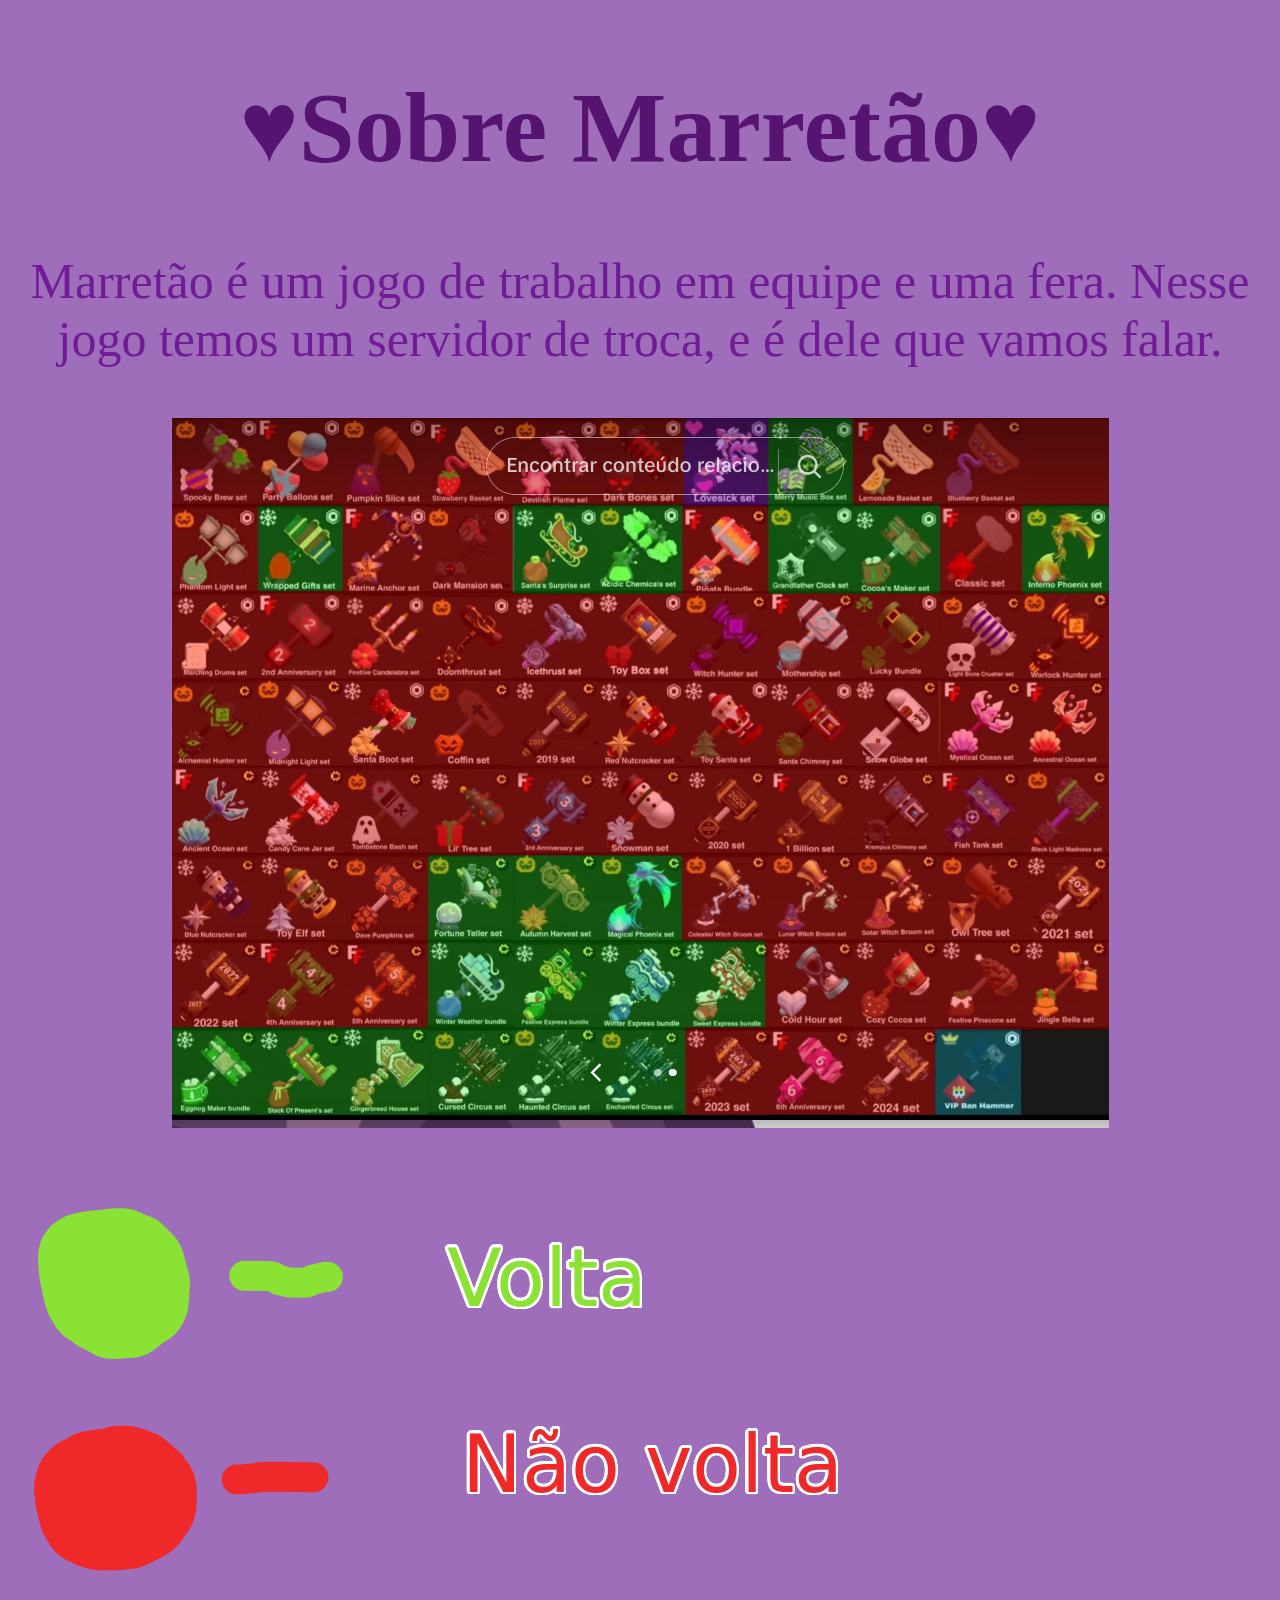
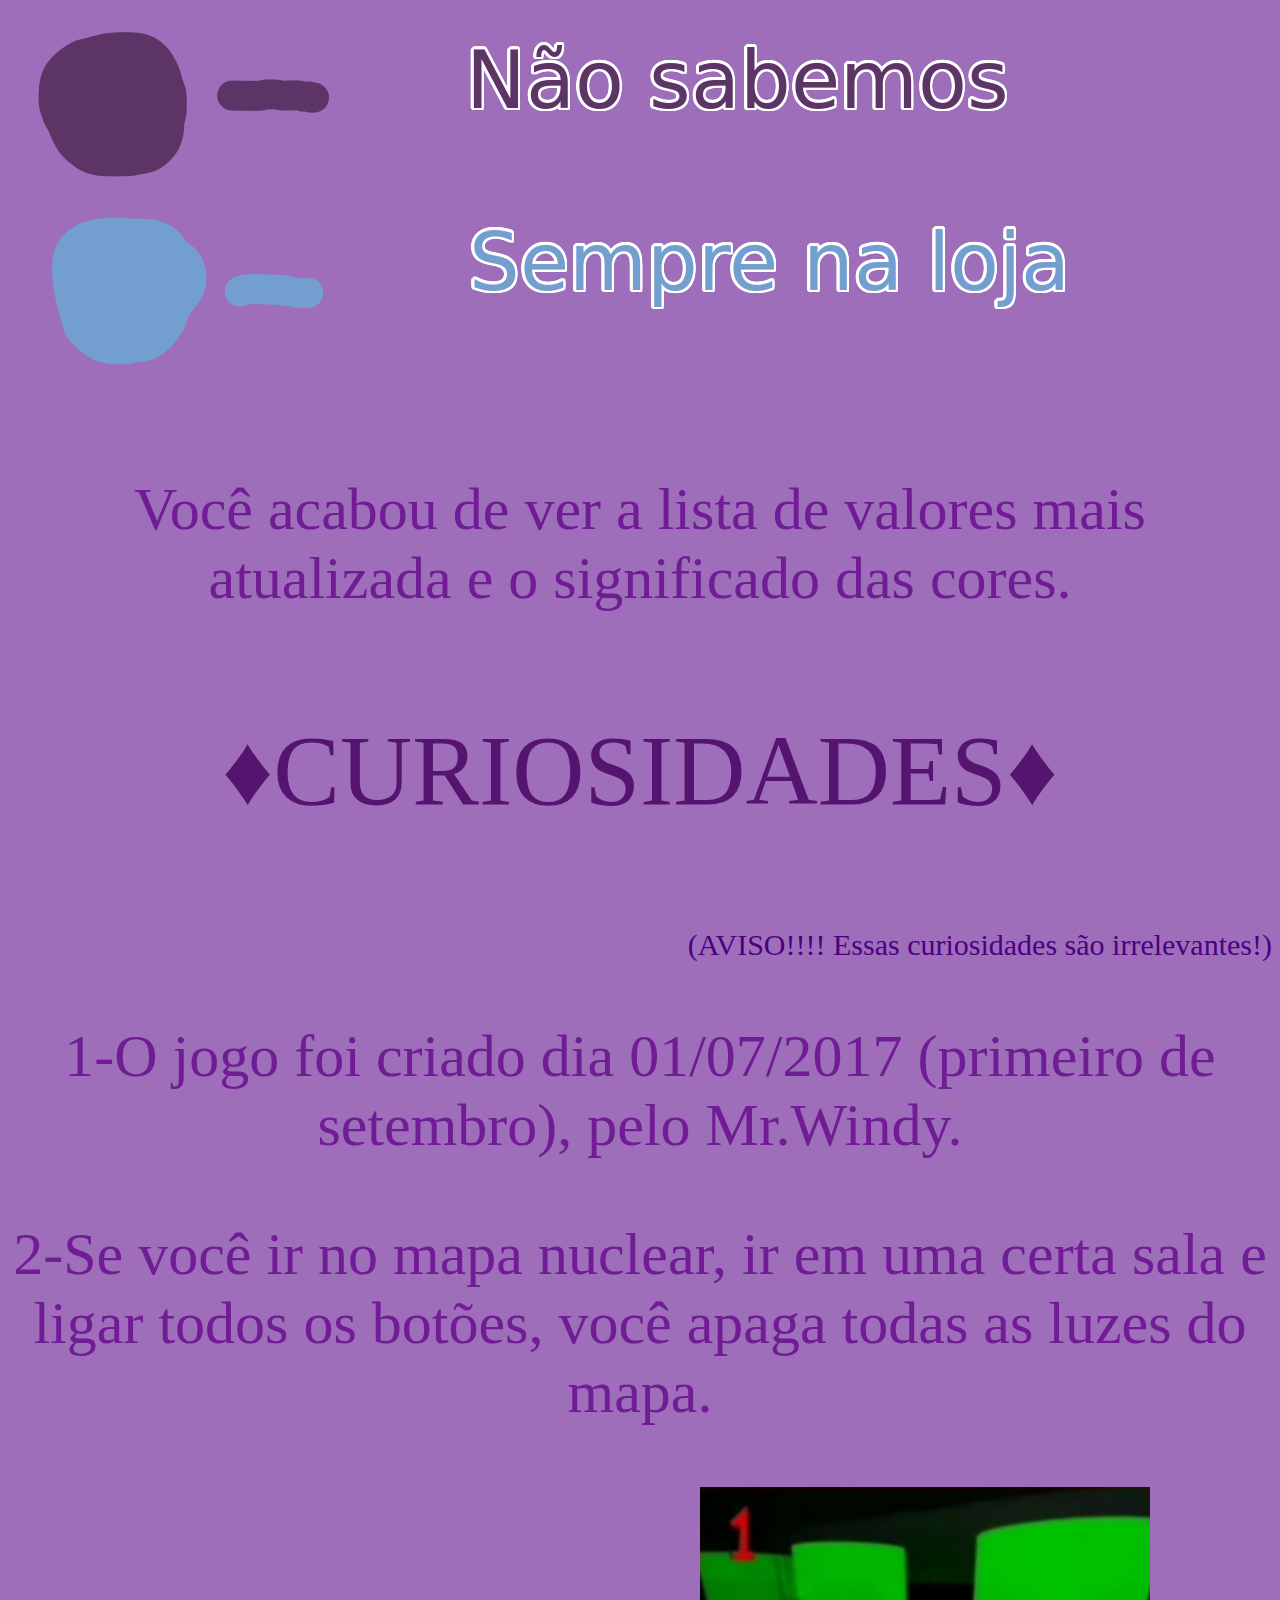
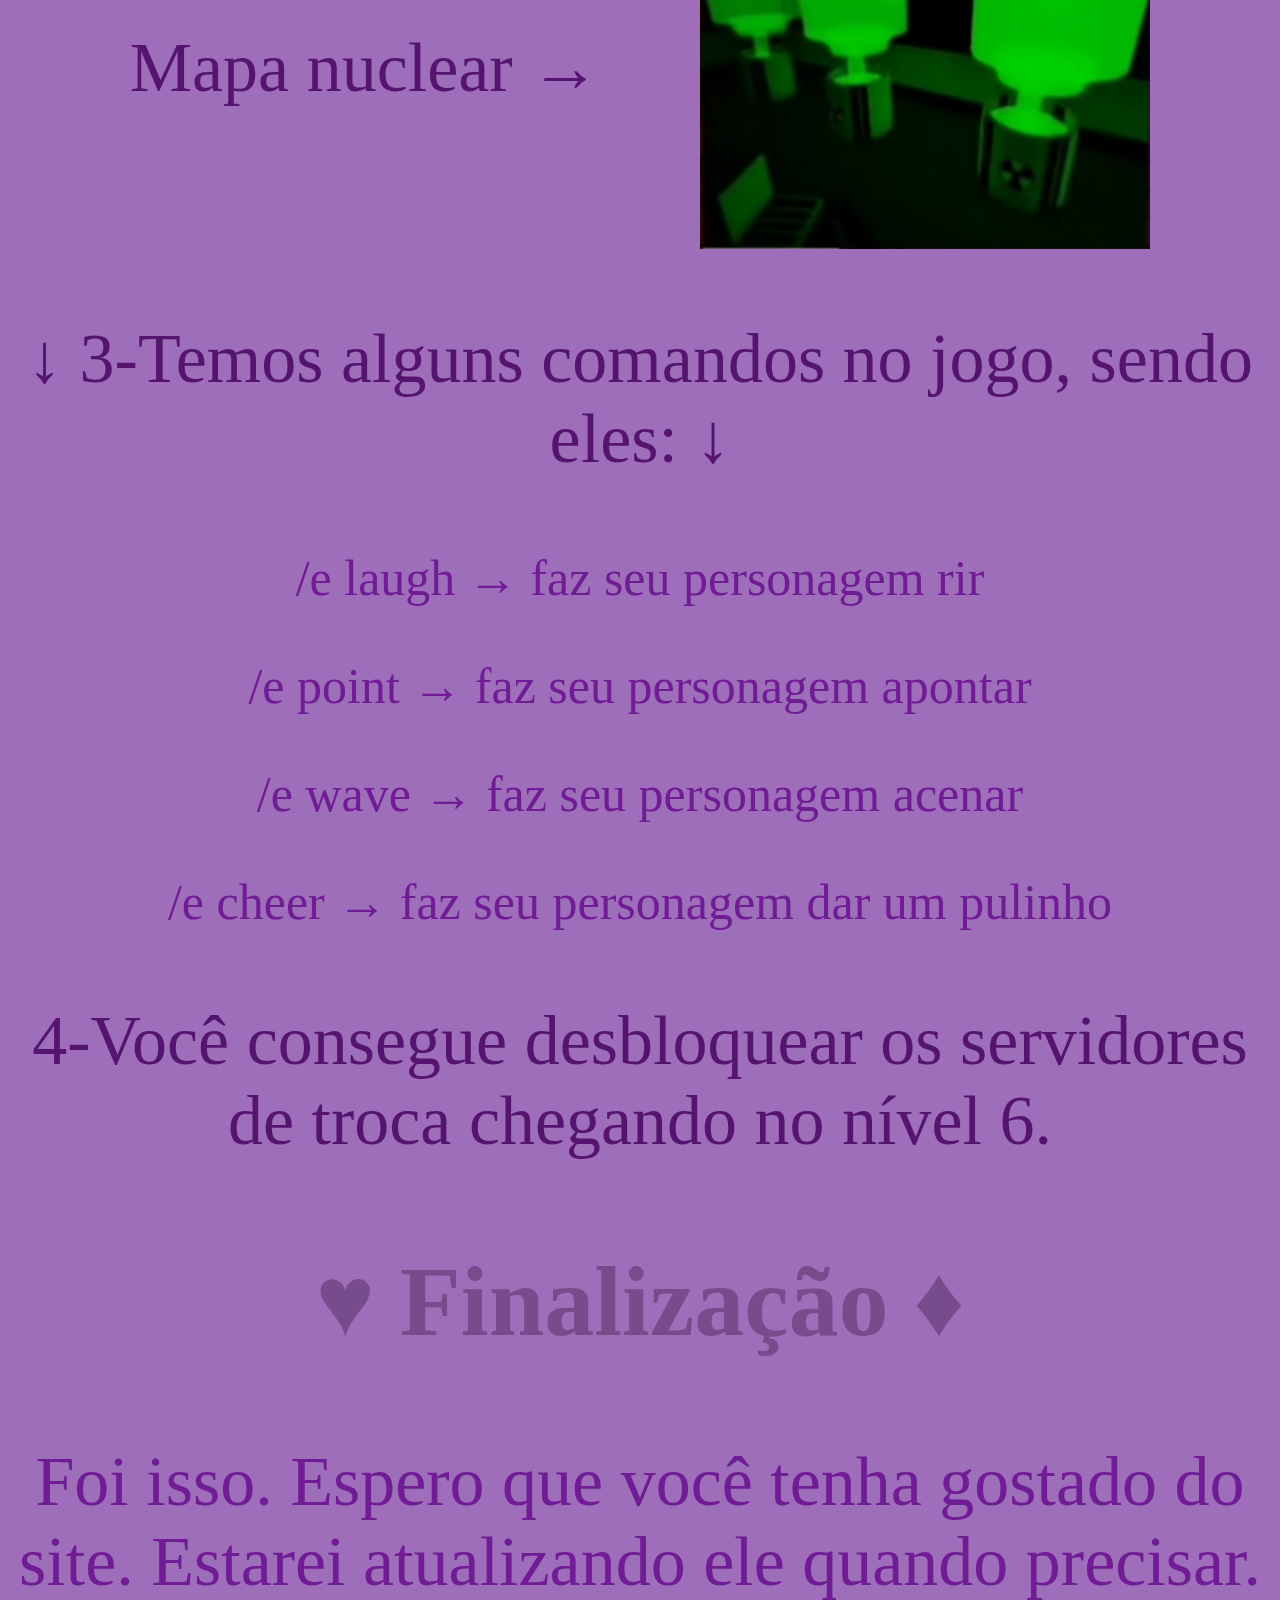
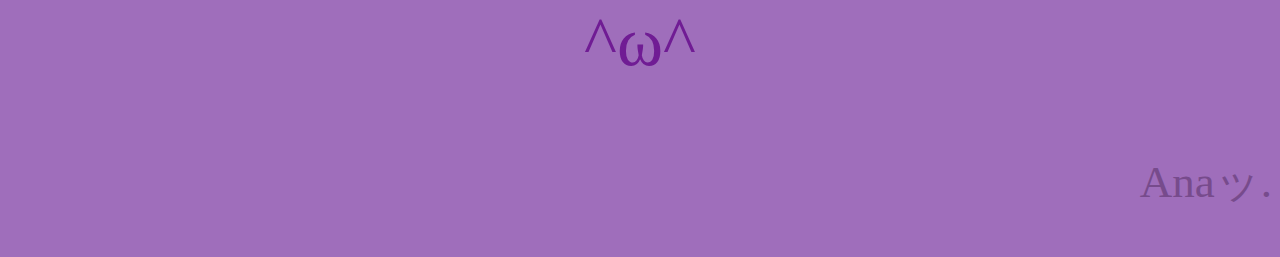
<file: index.html>
<html>
  <head>
    <title>Sobre Marretão</title>
    <link rel="stylesheet" href="styles.css"/>
  </head>
  <body>
  <h1>&hearts;Sobre Marretão&hearts;</h1>

  <div class="explicando">
    <p>  Marretão é um jogo de trabalho em equipe e uma fera.
       Nesse jogo temos um servidor de troca, e é dele que vamos falar.
    </p>
  </div>
  <div class="lista">
    <img id="img-lista" src="imagens/19-6-24.png">
  </div>

  <div class="cores">
    <img id="img cores" src="imagens/cores.png">
  </div>

  <div class="explicando2">
    <p>Você acabou de ver a lista de valores mais atualizada
       e o significado das cores.
    </p>
  </div>

  <div class="curiosidades">
    <p>&diams;CURIOSIDADES&diams;</p>
  </div>

  <div class="aviso">
    <p>(AVISO!!!! Essas curiosidades são irrelevantes!)</p>
  </div>

  <div class="curiosidade1">
    <p>1-O jogo foi criado dia 01/07/2017 (primeiro de setembro), pelo Mr.Windy.</p>
  </div>

  <div class="curiosidade2">
    <p>2-Se você ir no mapa nuclear, ir em uma certa sala e ligar todos os botões, você apaga
      todas as luzes do mapa.
    </p>
  </div>

  <div class="nuclear">
    <p>Mapa nuclear &rarr;</p>
    <img id="img nuclear" src="imagens/nuclear-marretao.jpg" width="450px">
  </div>

  <div class="curiosidade3">
    <p>&darr; 3-Temos alguns comandos no jogo, sendo eles: &darr;</p>
    </div>

    <div class="comandos">
      <p>/e laugh &rarr; faz seu personagem rir</p>
      <p>/e point &rarr; faz seu personagem apontar</p>
      <p>/e wave &rarr; faz seu personagem acenar</p>
      <p>/e cheer &rarr; faz seu personagem dar um pulinho</p>
    </div>

    <div class="curiosidade4">
      <p>4-Você consegue desbloquear os servidores de troca chegando no nível 6.</p>
    </div>

    <h2>&hearts; Finalização &diams; </h2>

    <div class="finalizacao">
      <p>Foi isso. Espero que você tenha gostado do site.
         Estarei atualizando ele quando precisar. ^&omega;^
      </p>
    </div>

    <div class="ana">
      <p>Anaッ.</p>
    </div>
  </body>
</html>
</file>
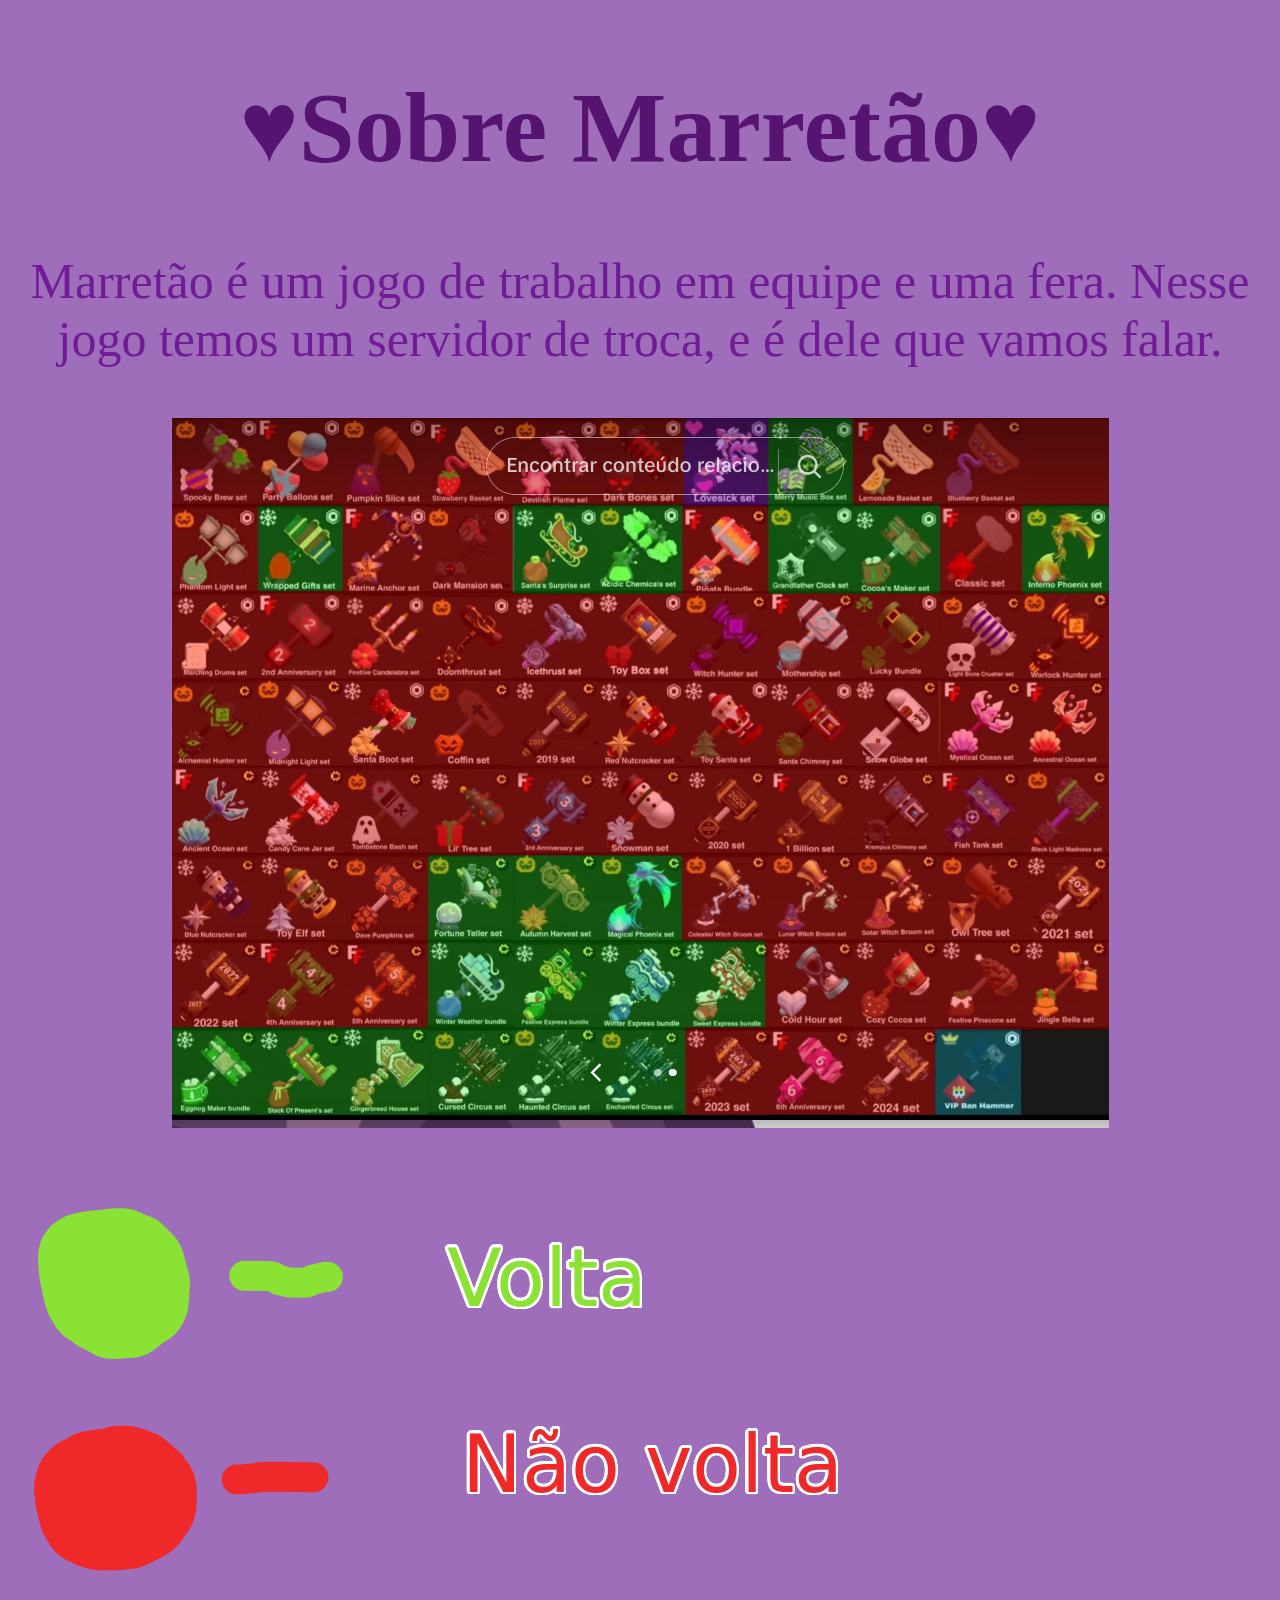
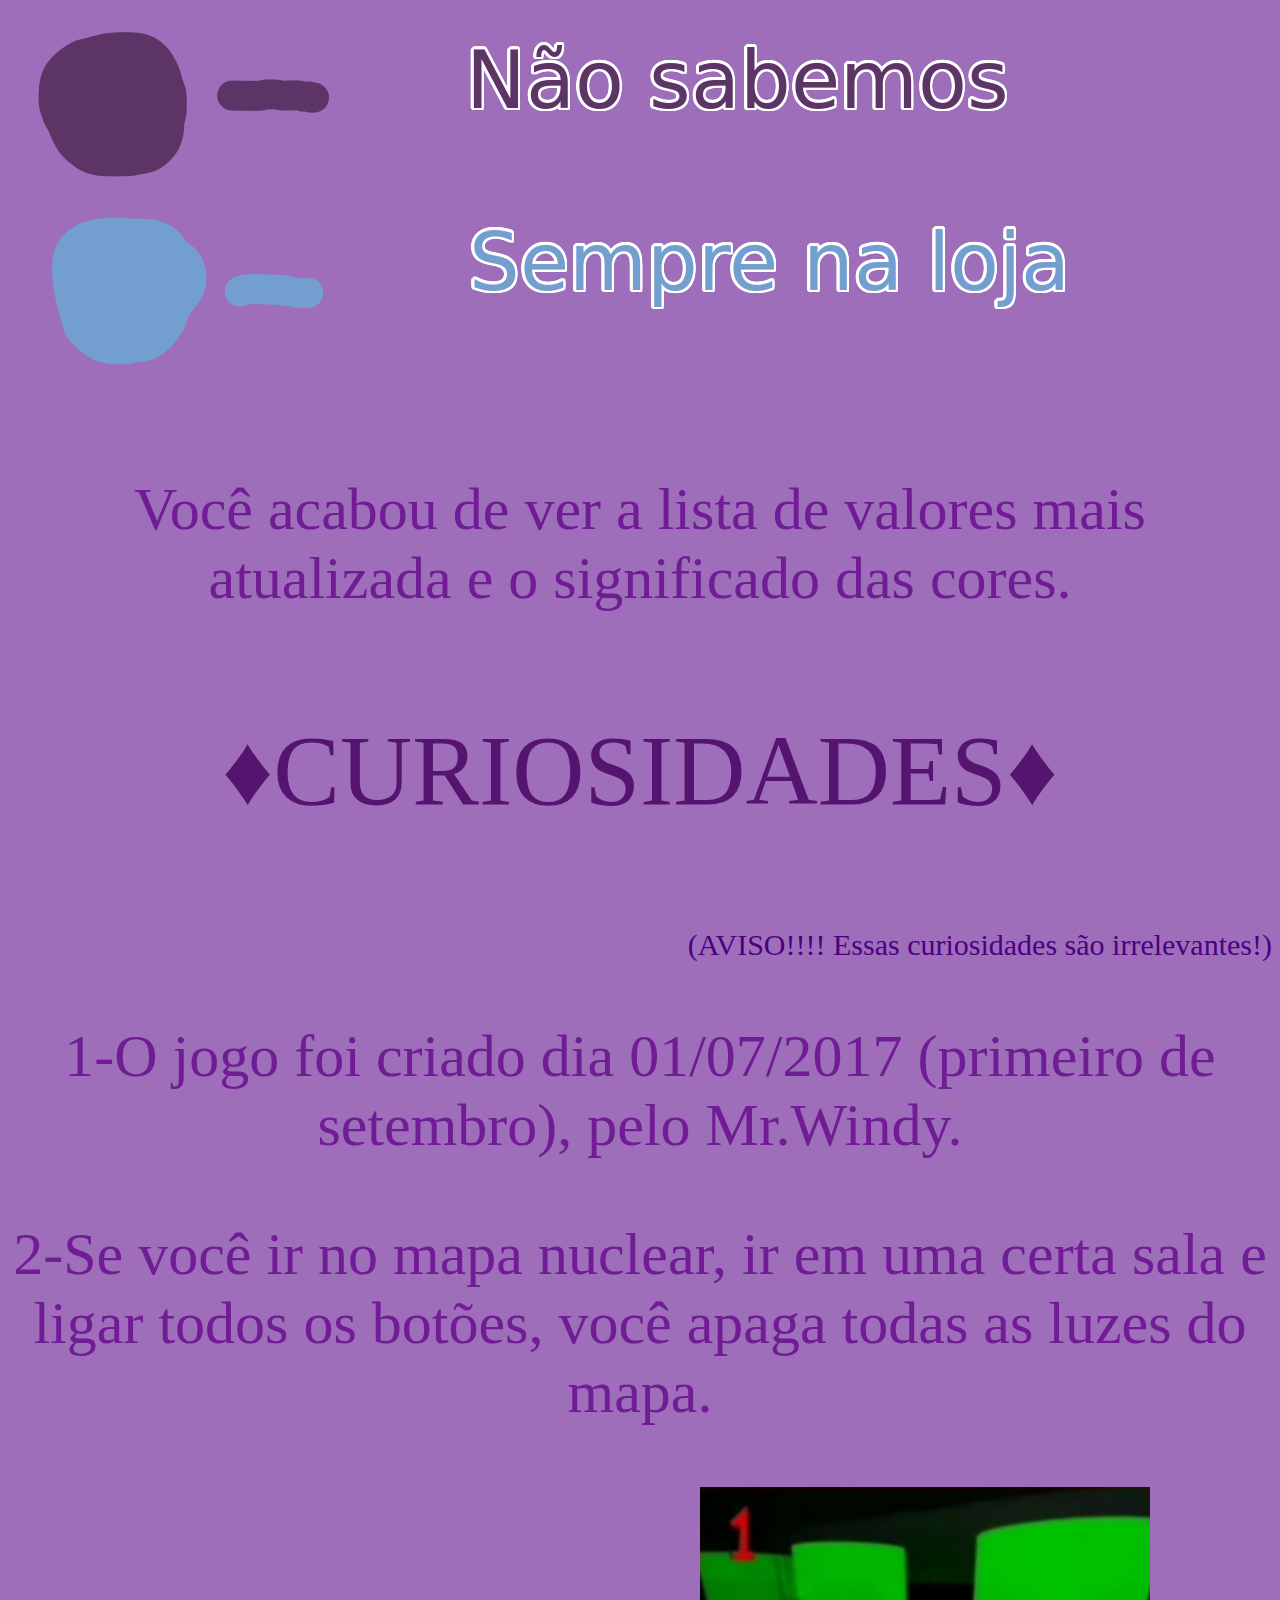
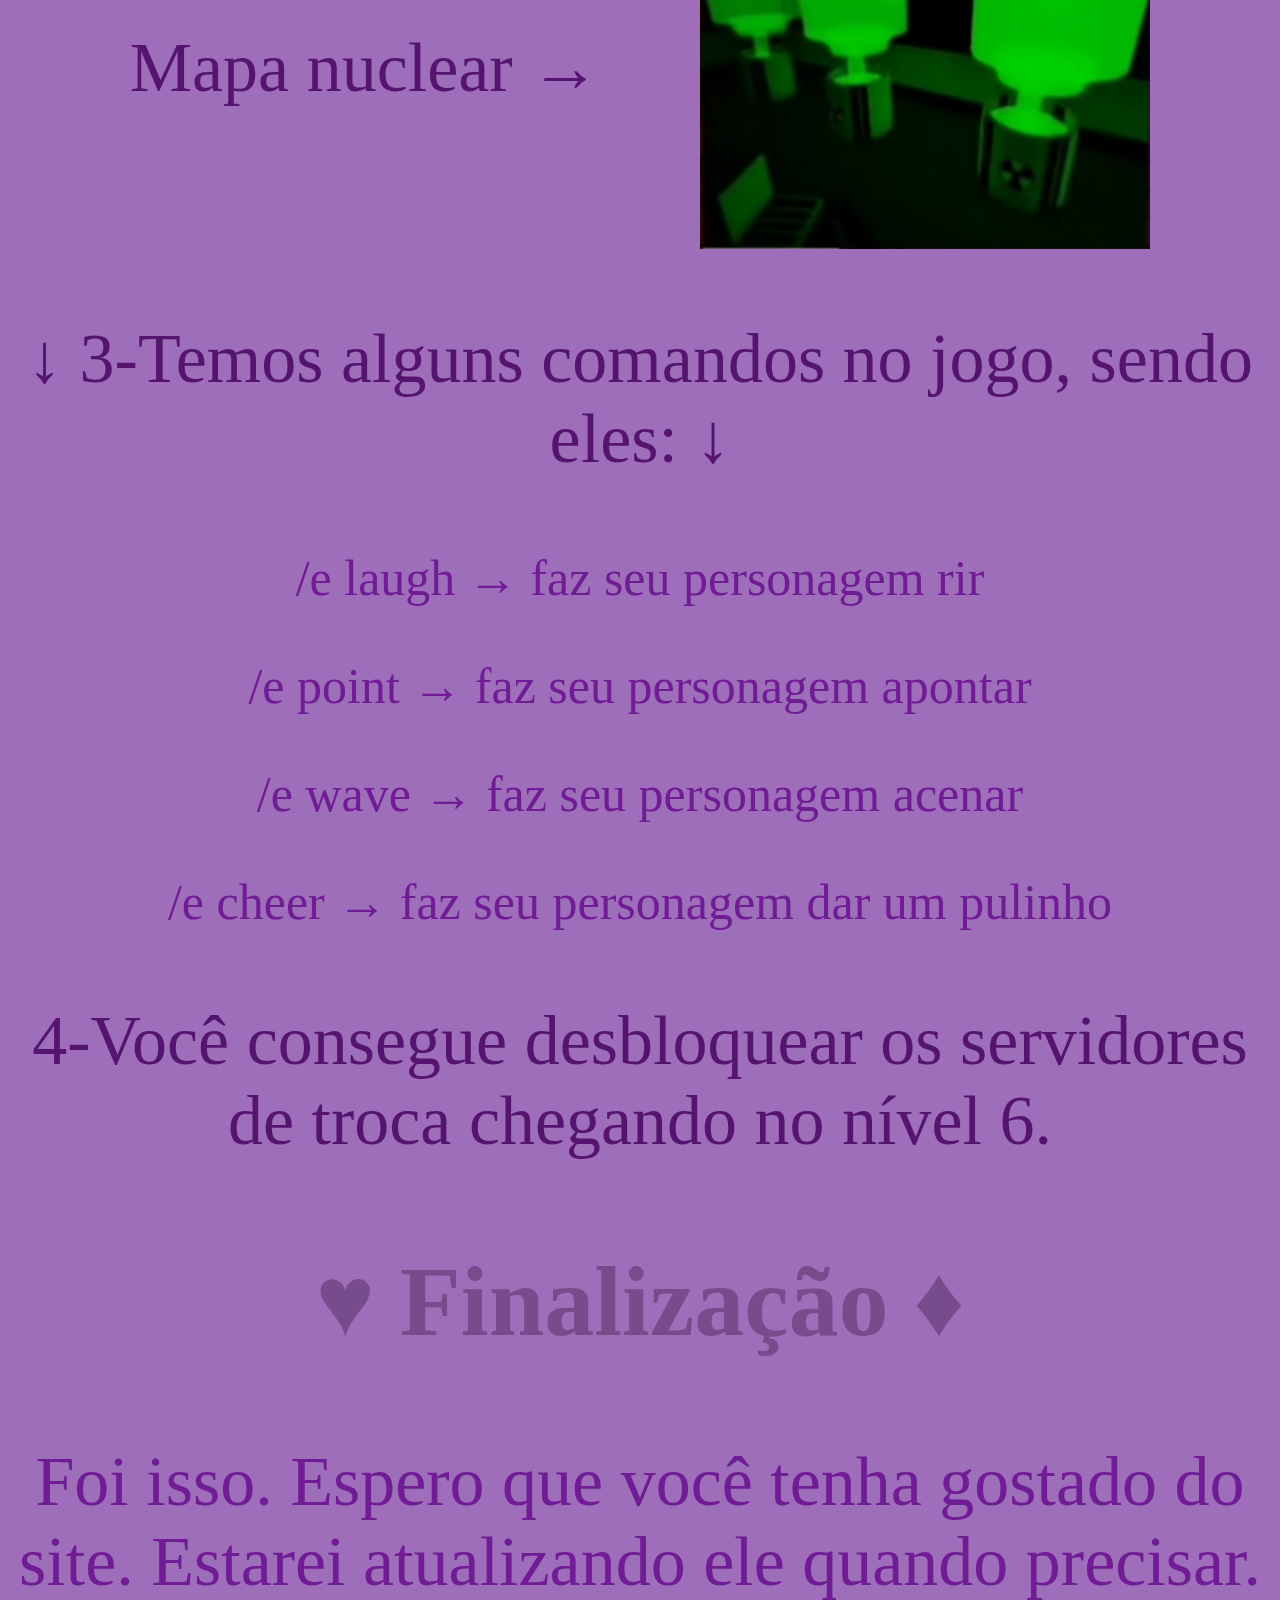
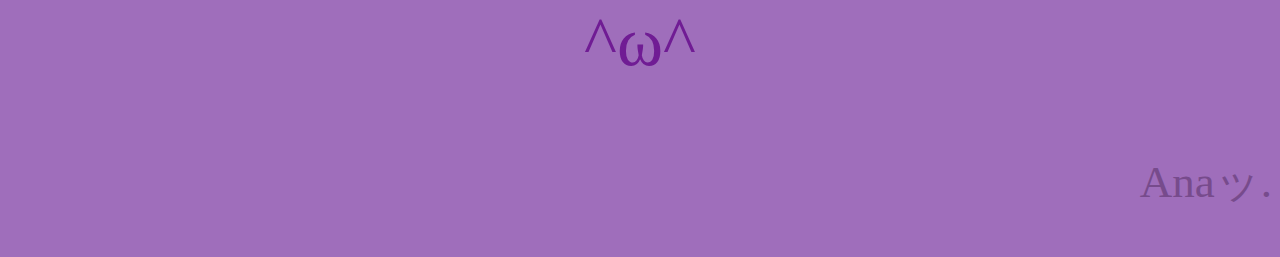
<file: Ana.html>
<html>
  <head>
    <title>Sobre Marretão</title>
    <link rel="stylesheet" href="marretao.css"/>
  </head>
  <body>
  <h1>&hearts;Sobre Marretão&hearts;</h1>

  <div class="explicando">
    <p>  Marretão é um jogo de trabalho em equipe e uma fera.
       Nesse jogo temos um servidor de troca, e é dele que vamos falar.
    </p>
  </div>
  <div class="lista">
    <img id="img-lista" src="imagens/19-6-24.png">
  </div>

  <div class="cores">
    <img id="img cores" src="imagens/cores.png">
  </div>

  <div class="explicando2">
    <p>Você acabou de ver a lista de valores mais atualizada
       e o significado das cores.
    </p>
  </div>

  <div class="curiosidades">
    <p>&diams;CURIOSIDADES&diams;</p>
  </div>

  <div class="aviso">
    <p>(AVISO!!!! Essas curiosidades são irrelevantes!)</p>
  </div>

  <div class="curiosidade1">
    <p>1-O jogo foi criado dia 01/07/2017 (primeiro de setembro), pelo Mr.Windy.</p>
  </div>

  <div class="curiosidade2">
    <p>2-Se você ir no mapa nuclear, ir em uma certa sala e ligar todos os botões, você apaga
      todas as luzes do mapa.
    </p>
  </div>

  <div class="nuclear">
    <p>Mapa nuclear &rarr;</p>
    <img id="img nuclear" src="imagens/nuclear-marretao.jpg" width="450px">
  </div>

  <div class="curiosidade3">
    <p>&darr; 3-Temos alguns comandos no jogo, sendo eles: &darr;</p>
    </div>

    <div class="comandos">
      <p>/e laugh &rarr; faz seu personagem rir</p>
      <p>/e point &rarr; faz seu personagem apontar</p>
      <p>/e wave &rarr; faz seu personagem acenar</p>
      <p>/e cheer &rarr; faz seu personagem dar um pulinho</p>
    </div>

    <div class="curiosidade4">
      <p>4-Você consegue desbloquear os servidores de troca chegando no nível 6.</p>
    </div>

    <h2>&hearts; Finalização &diams; </h2>

    <div class="finalizacao">
      <p>Foi isso. Espero que você tenha gostado do site.
         Estarei atualizando ele quando precisar. ^&omega;^
      </p>
    </div>

    <div class="ana">
      <p>Anaッ.</p>
    </div>
  </body>
</html>
</file>
<file: styles.css>
body {
  background-color:rgb(159, 110, 187)
 }

 h1 {

  font-size: 100px;
  text-align:center;
  margin-top: 70px;
  color:rgb(84, 20, 111);
 }

 .explicando {
  text-align: center;
  font-size: 50px;
  color:rgb(112, 28, 148);
 }

 .lista {
  text-align: center;
 }

 .explicando2 {
    color: rgb(112, 28, 148);
    text-align: center;
    font-size: 60px;
 }

 .cores {
  text-align: center;
 }

 .curiosidades {
  text-align: center;
  font-size: 100px;
  color: rgb(84, 20, 111);
 }

 .aviso {
  text-align: right;
  font-size: 30px;
  color:indigo;
 }

 .curiosidade1 {
  text-align: center;
  color: rgb(112, 28, 148);
  font-size: 60px;
 }

 .curiosidade2 {
  text-align: center;
  color: rgb(112, 28, 148);
  font-size: 60px;
 }

 .nuclear {
  display: flex;
  justify-content: center;
  align-items: center;
  gap: 100px;
 }

 div.nuclear p {
  font-size: 70px;
  color: rgb(84, 20, 111);
 }

 .curiosidade3 {
  font-size: 70px;
  text-align: center;
  color: rgb(84, 20, 111);
 }

 .comandos {
  font-size: 50px;
  text-align: center;
  color: rgb(112, 28, 148);
 }

 .curiosidade4 {
  font-size: 70px;
  text-align: center;
  color: rgb(84, 20, 111);
 }

h2 {
  font-size: 100px;
  text-align: center;
  color:rgb(119, 75, 140);
 }

 .finalizacao {
  font-size: 70px;
  text-align: center;
  color: rgb(112, 28, 148);
 }

 .ana {
  font-size: 45px;
  text-align: end;
  color:rgb(119, 75, 140);
 }
</file>
<file: marretao.css>
body {
  background-color:rgb(159, 110, 187)
 }

 h1 {

  font-size: 100px;
  text-align:center;
  margin-top: 70px;
  color:rgb(84, 20, 111);
 }

 .explicando {
  text-align: center;
  font-size: 50px;
  color:rgb(112, 28, 148);
 }

 .lista {
  text-align: center;
 }

 .explicando2 {
    color: rgb(112, 28, 148);
    text-align: center;
    font-size: 60px;
 }

 .cores {
  text-align: center;
 }

 .curiosidades {
  text-align: center;
  font-size: 100px;
  color: rgb(84, 20, 111);
 }

 .aviso {
  text-align: right;
  font-size: 30px;
  color:indigo;
 }

 .curiosidade1 {
  text-align: center;
  color: rgb(112, 28, 148);
  font-size: 60px;
 }

 .curiosidade2 {
  text-align: center;
  color: rgb(112, 28, 148);
  font-size: 60px;
 }

 .nuclear {
  display: flex;
  justify-content: center;
  align-items: center;
  gap: 100px;
 }

 div.nuclear p {
  font-size: 70px;
  color: rgb(84, 20, 111);
 }

 .curiosidade3 {
  font-size: 70px;
  text-align: center;
  color: rgb(84, 20, 111);
 }

 .comandos {
  font-size: 50px;
  text-align: center;
  color: rgb(112, 28, 148);
 }

 .curiosidade4 {
  font-size: 70px;
  text-align: center;
  color: rgb(84, 20, 111);
 }

h2 {
  font-size: 100px;
  text-align: center;
  color:rgb(119, 75, 140);
 }

 .finalizacao {
  font-size: 70px;
  text-align: center;
  color: rgb(112, 28, 148);
 }

 .ana {
  font-size: 45px;
  text-align: end;
  color:rgb(119, 75, 140);
 }
</file>
